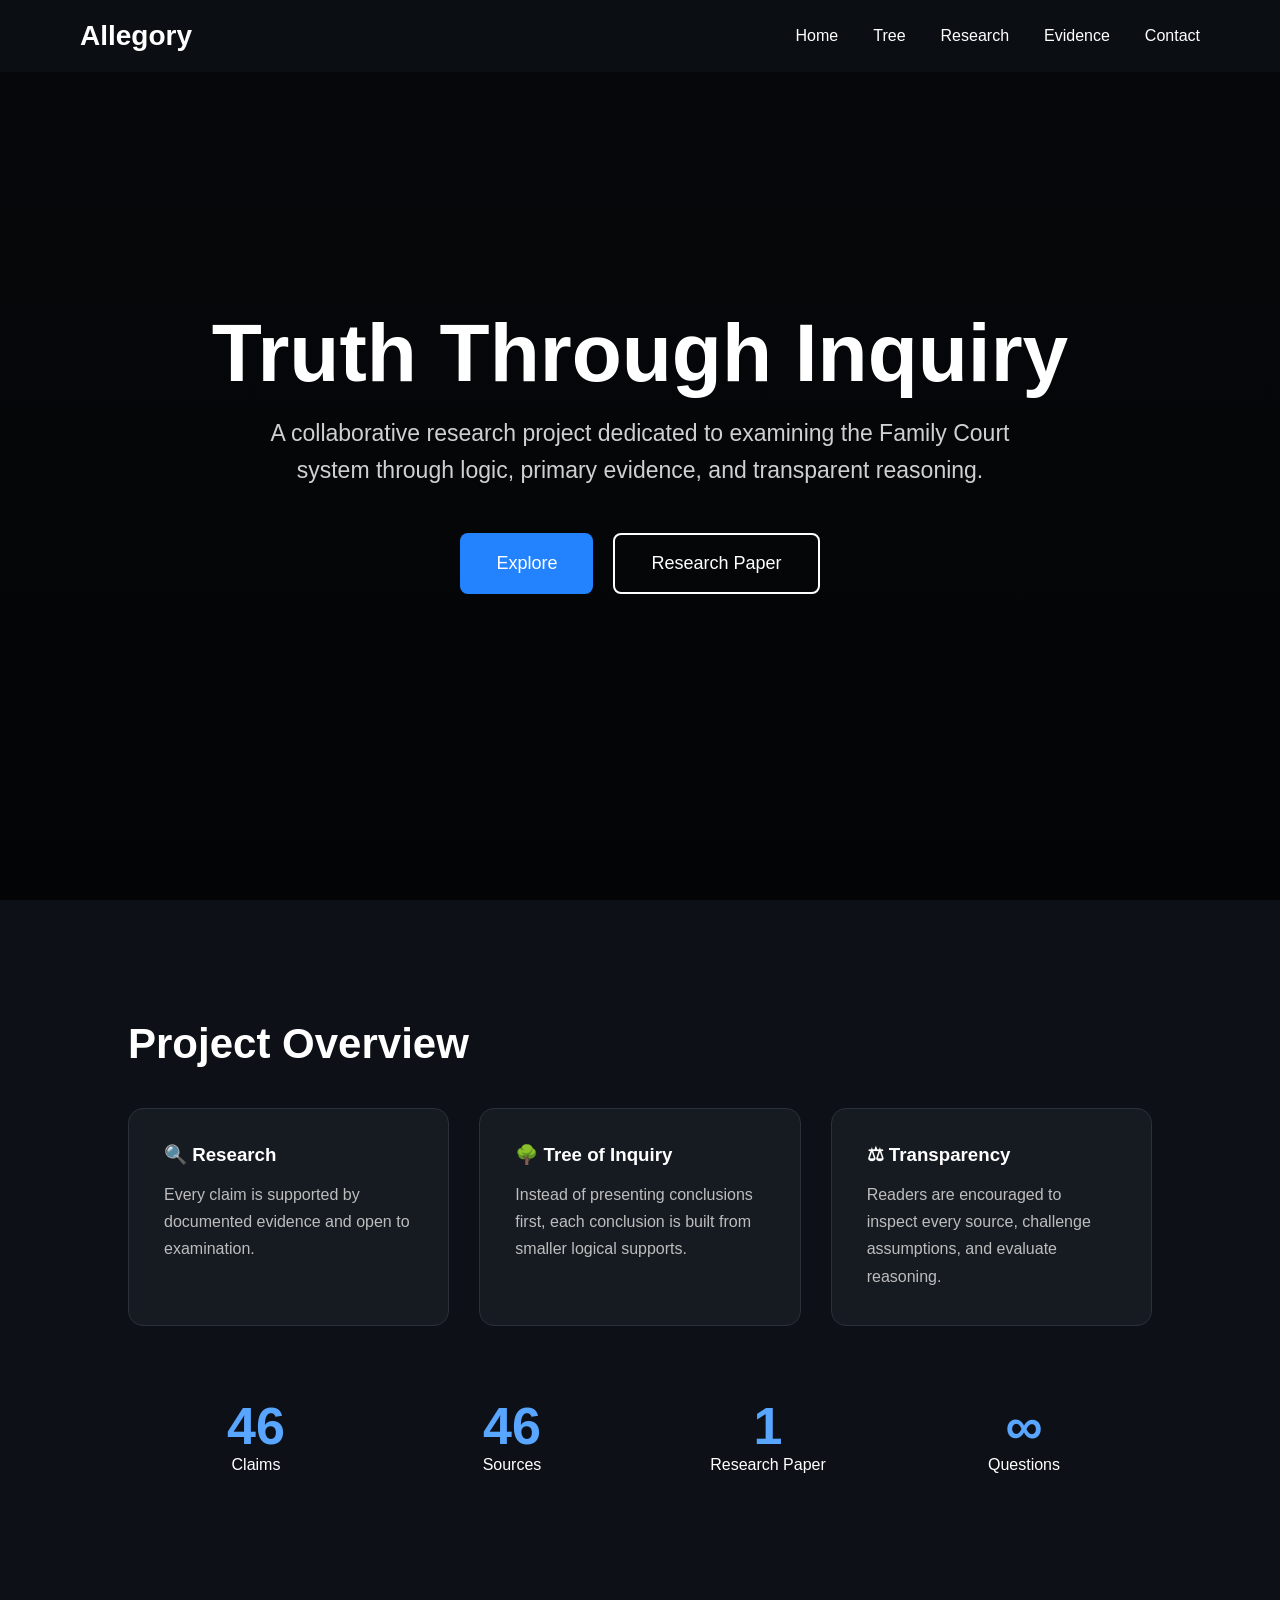
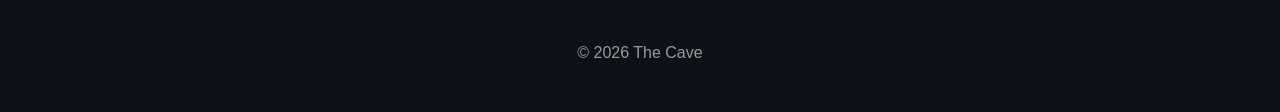
<file: index.html>
<!DOCTYPE html>
<html lang="en">
<head>

<meta charset="UTF-8">
<meta name="viewport" content="width=device-width, initial-scale=1.0">

<title>Allegory</title>

<link rel="stylesheet" href="css/style.css">

</head>

<body>

<nav>

<div class="logo">
Allegory
</div>

<ul>

<li><a href="#">Home</a></li>
<li><a href="tree.html">Tree</a></li>

<li><a href="research.html">Research</a></li>

<li><a href="#">Evidence</a></li>

<li><a href="#">Contact</a></li>

</ul>

</nav>

<section class="hero">

<h1>Truth Through Inquiry</h1>

<p>

A collaborative research project dedicated to examining the Family Court system through logic,
primary evidence, and transparent reasoning.

</p>

<div class="buttons">

<button class="primary" onclick="scrollToSection()">
Explore
</button>

<button class="secondary" onclick="alert('Coming Soon!')">
Research Paper
</button>

</div>

</section>

<section class="section" id="about">

<h2>Project Overview</h2>

<div class="cards">

<div class="card">

<h3>🔍 Research</h3>

<p>

Every claim is supported by documented evidence and open to examination.

</p>

</div>

<div class="card">

<h3>🌳 Tree of Inquiry</h3>

<p>

Instead of presenting conclusions first, each conclusion is built from smaller logical supports.

</p>

</div>

<div class="card">

<h3>⚖ Transparency</h3>

<p>

Readers are encouraged to inspect every source, challenge assumptions, and evaluate reasoning.

</p>

</div>

</div>

<div class="stats">

<div>

<div class="number" id="claims">
0
</div>

Claims

</div>

<div>

<div class="number" id="sources">
0
</div>

Sources

</div>

<div>

<div class="number">
1
</div>

Research Paper

</div>

<div>

<div class="number">
∞
</div>

Questions

</div>

</div>

</section>

<footer>

© 2026 The Cave

</footer>

<script>

function scrollToSection(){

document.getElementById("about").scrollIntoView({

behavior:"smooth"

});

}

function animate(id,target){

let element=document.getElementById(id);

let count=0;

let interval=setInterval(function(){

count++;

element.innerHTML=count;

if(count>=target)

clearInterval(interval);

},25);

}

window.onload=function(){

animate("claims",52);

animate("sources",214);

}

</script>

</body>

</html>
</file>
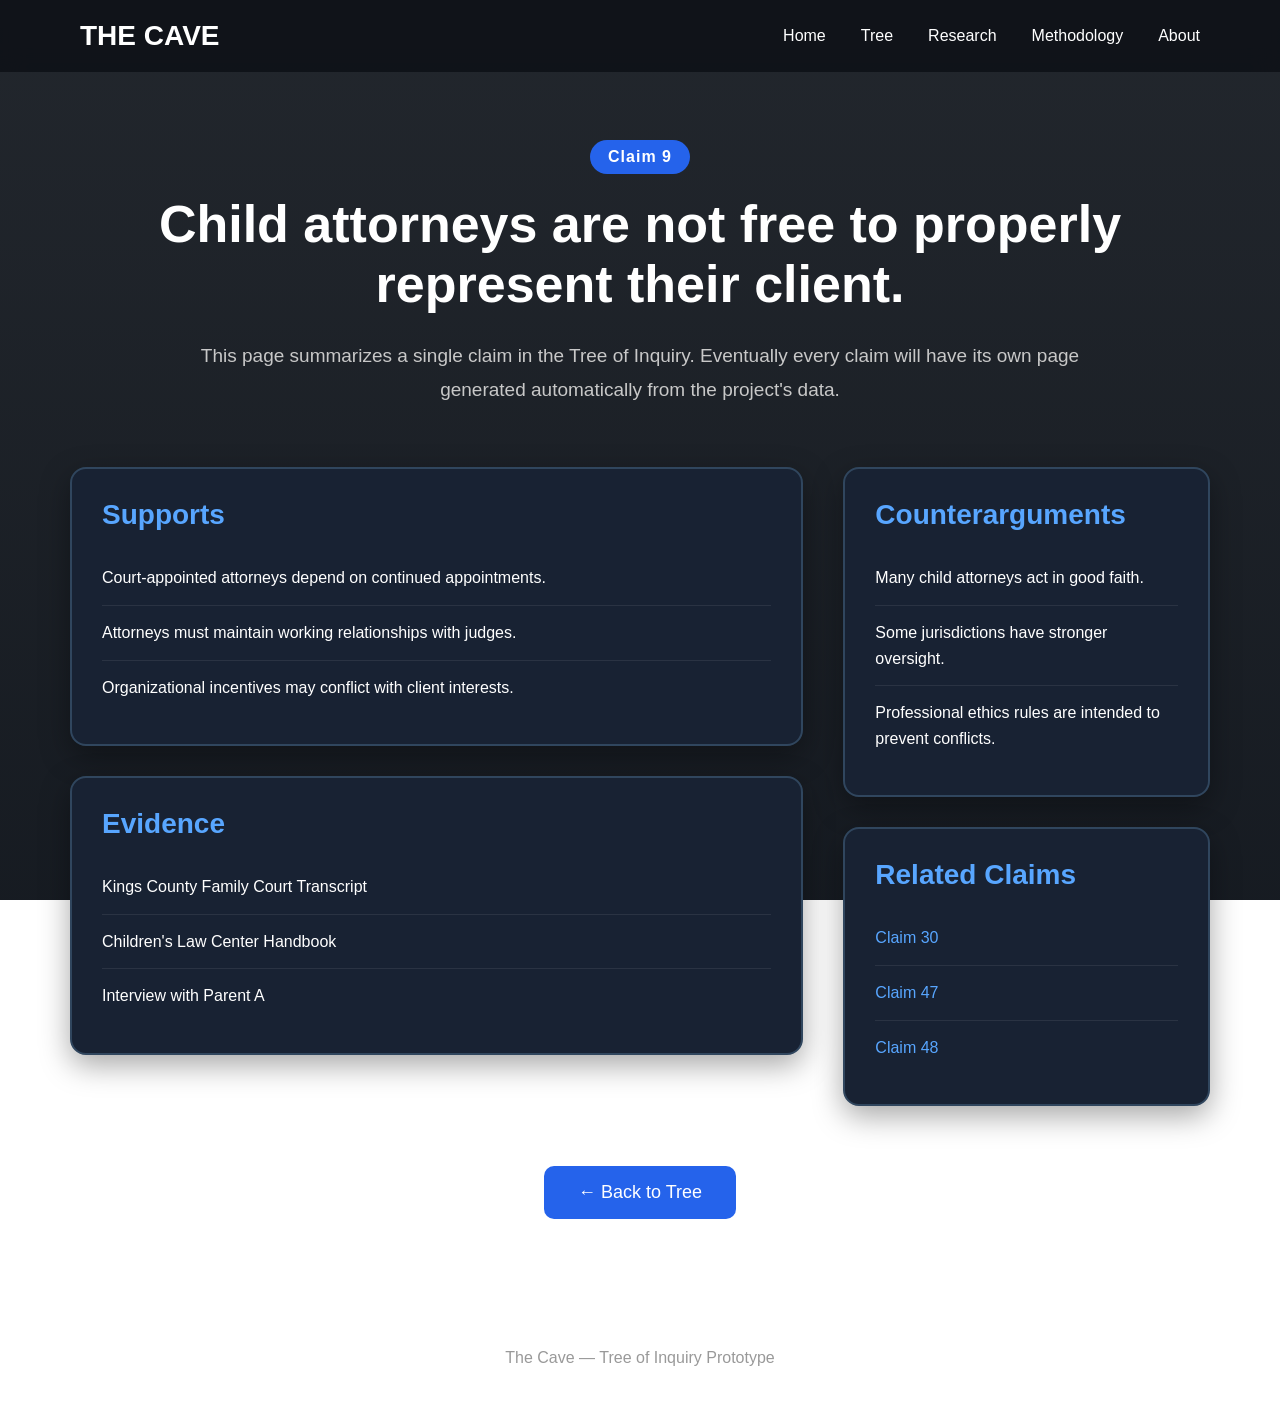
<file: claim.html>
<!DOCTYPE html>
<html lang="en">

<head>

<meta charset="UTF-8">
<meta name="viewport" content="width=device-width, initial-scale=1.0">

<title>Claim</title>

<link rel="stylesheet" href="css/style.css">
<link rel="stylesheet" href="css/claim.css">

</head>

<body>

<nav>

<div class="logo">
THE CAVE
</div>

<ul>

<li><a href="index.html">Home</a></li>
<li><a href="tree.html">Tree</a></li>
<li><a href="research.html">Research</a></li>
<li><a href="#">Methodology</a></li>
<li><a href="#">About</a></li>

</ul>

</nav>

<main>

<section class="claim-header">

<div class="claim-number" id="claimNumber">

Claim 9

</div>

<h1 id="claimTitle">

Child attorneys are not free to properly represent their client.

</h1>

<p id="claimSummary">

This page summarizes a single claim in the Tree of Inquiry.
Eventually every claim will have its own page generated
automatically from the project's data.

</p>

</section>

<section class="content-grid">

<div class="left-column">

<div class="card">

<h2>Supports</h2>

<ul id="supports">

<li>Court-appointed attorneys depend on continued appointments.</li>

<li>Attorneys must maintain working relationships with judges.</li>

<li>Organizational incentives may conflict with client interests.</li>

</ul>

</div>

<div class="card">

<h2>Evidence</h2>

<ul id="evidence">

<li>Kings County Family Court Transcript</li>

<li>Children's Law Center Handbook</li>

<li>Interview with Parent A</li>

</ul>

</div>

</div>

<div class="right-column">

<div class="card">

<h2>Counterarguments</h2>

<ul id="counterarguments">

<li>Many child attorneys act in good faith.</li>

<li>Some jurisdictions have stronger oversight.</li>

<li>Professional ethics rules are intended to prevent conflicts.</li>

</ul>

</div>

<div class="card">

<h2>Related Claims</h2>

<ul id="relatedClaims">

<li><a href="#">Claim 30</a></li>

<li><a href="#">Claim 47</a></li>

<li><a href="#">Claim 48</a></li>

</ul>

</div>

</div>

</section>

<section class="navigation">

<a class="back-button" href="tree.html">

← Back to Tree

</a>

</section>

</main>

<footer>

The Cave — Tree of Inquiry Prototype

</footer>

<script src="data/claims.js"></script>
<script src="js/claim.js"></script>

</body>

</html>
</file>
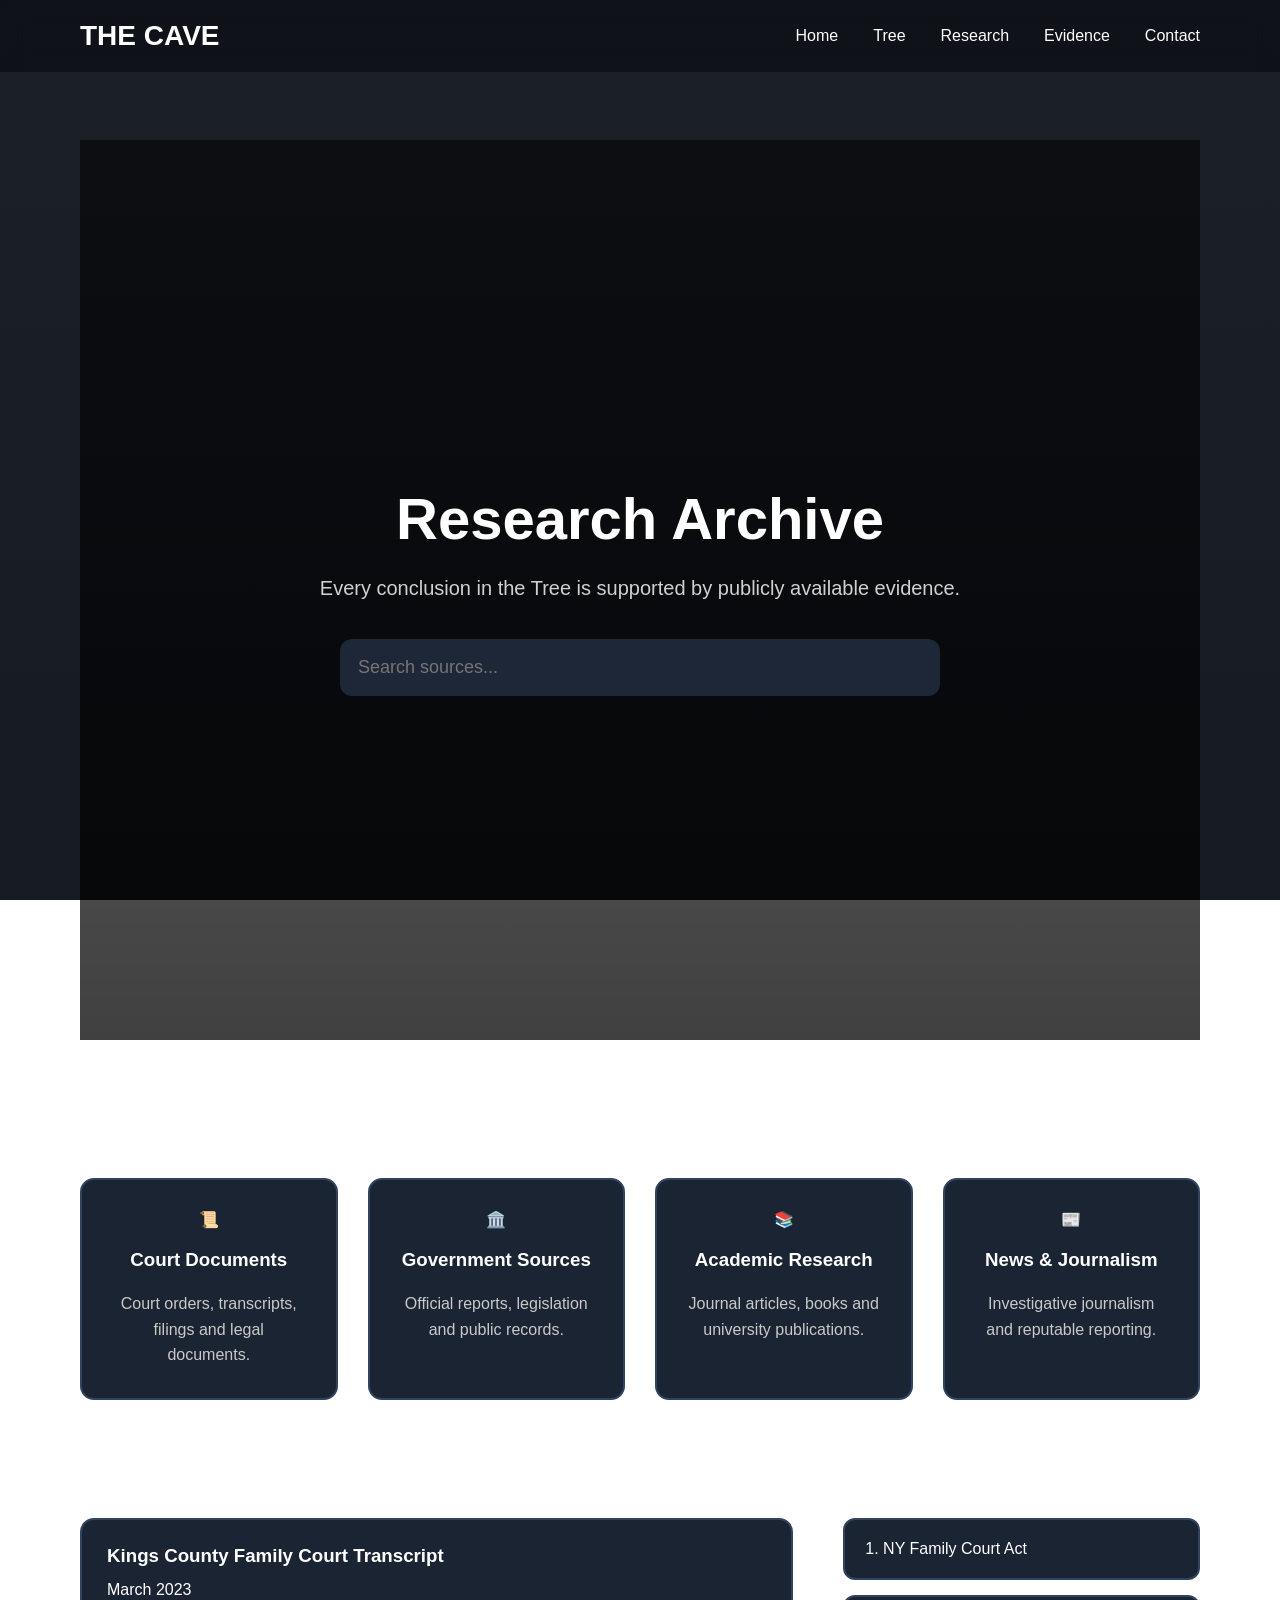
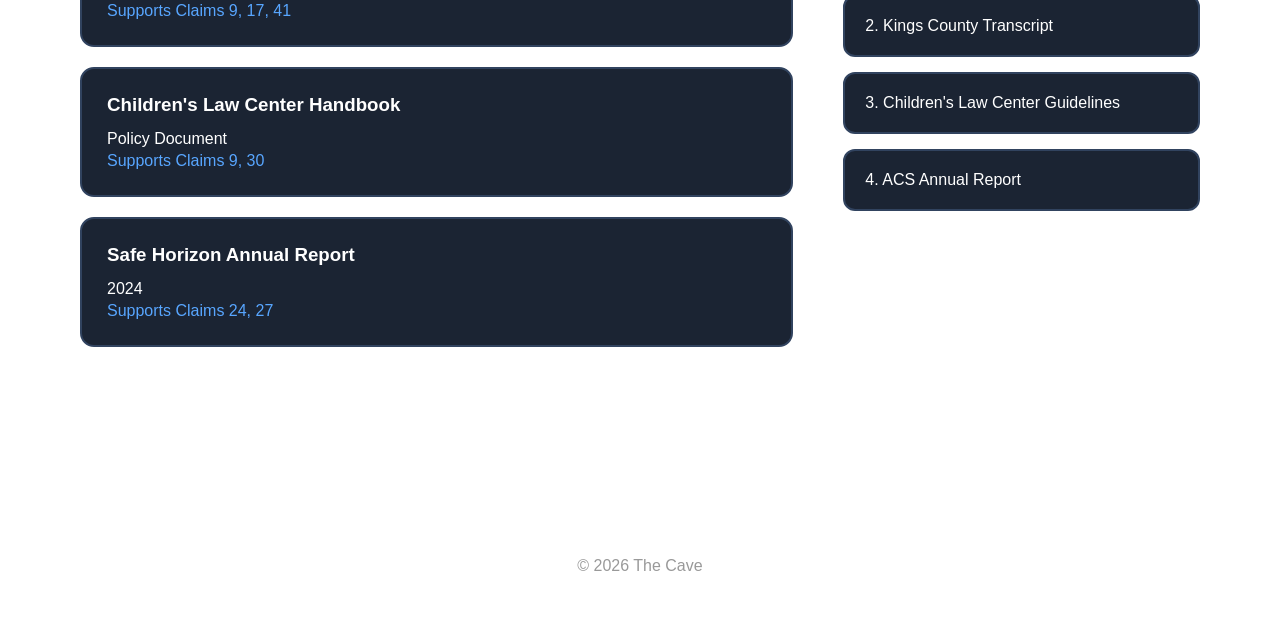
<file: research.html>
<!DOCTYPE html>
<html lang="en">

<head>
 
<meta charset="UTF-8">
<meta name="viewport" content="width=device-width, initial-scale=1.0">

<title>Research Archive</title>

<link rel="stylesheet" href="css/style.css"> 
<link rel="stylesheet" href="css/research.css">

</head>

<body>

<nav>

<div class="logo">

THE CAVE

</div>

<ul>

<li><a href="index.html">Home</a></li>

<li><a href="tree.html">Tree</a></li>

<li><a href="research.html">Research</a></li>

<li><a href="#">Evidence</a></li>

<li><a href="#">Contact</a></li>

</ul>

</nav>

<main>

<section class="hero">

<h1>Research Archive</h1>

<p>

Every conclusion in the Tree is supported by publicly
available evidence.

</p>

<input
type="text"
placeholder="Search sources...">

</section>

<section class="categories">

<h2>Browse by Category</h2>

<div class="grid">

<div class="category">

📜

<h3>Court Documents</h3>

<p>Court orders, transcripts, filings and legal documents.</p>

</div>

<div class="category">

🏛️

<h3>Government Sources</h3>

<p>Official reports, legislation and public records.</p>

</div>

<div class="category">

📚

<h3>Academic Research</h3>

<p>Journal articles, books and university publications.</p>

</div>

<div class="category">

📰

<h3>News & Journalism</h3>

<p>Investigative journalism and reputable reporting.</p>

</div>

</div>

</section>

<section class="sources">

<div class="left">

<h2>Newest Sources</h2>

<div class="source">

<h3>Kings County Family Court Transcript</h3>

<p>March 2023</p>

<span>Supports Claims 9, 17, 41</span>

</div>

<div class="source">

<h3>Children's Law Center Handbook</h3>

<p>Policy Document</p>

<span>Supports Claims 9, 30</span>

</div>

<div class="source">

<h3>Safe Horizon Annual Report</h3>

<p>2024</p>

<span>Supports Claims 24, 27</span>

</div>

</div>

<div class="right">

<h2>Most Referenced</h2>

<div class="popular">

1. NY Family Court Act

</div>

<div class="popular">

2. Kings County Transcript

</div>

<div class="popular">

3. Children's Law Center Guidelines

</div>

<div class="popular">

4. ACS Annual Report

</div>

</div>

</section>

</main>

<footer>

© 2026 The Cave

</footer>

</body>

</html>
</file>
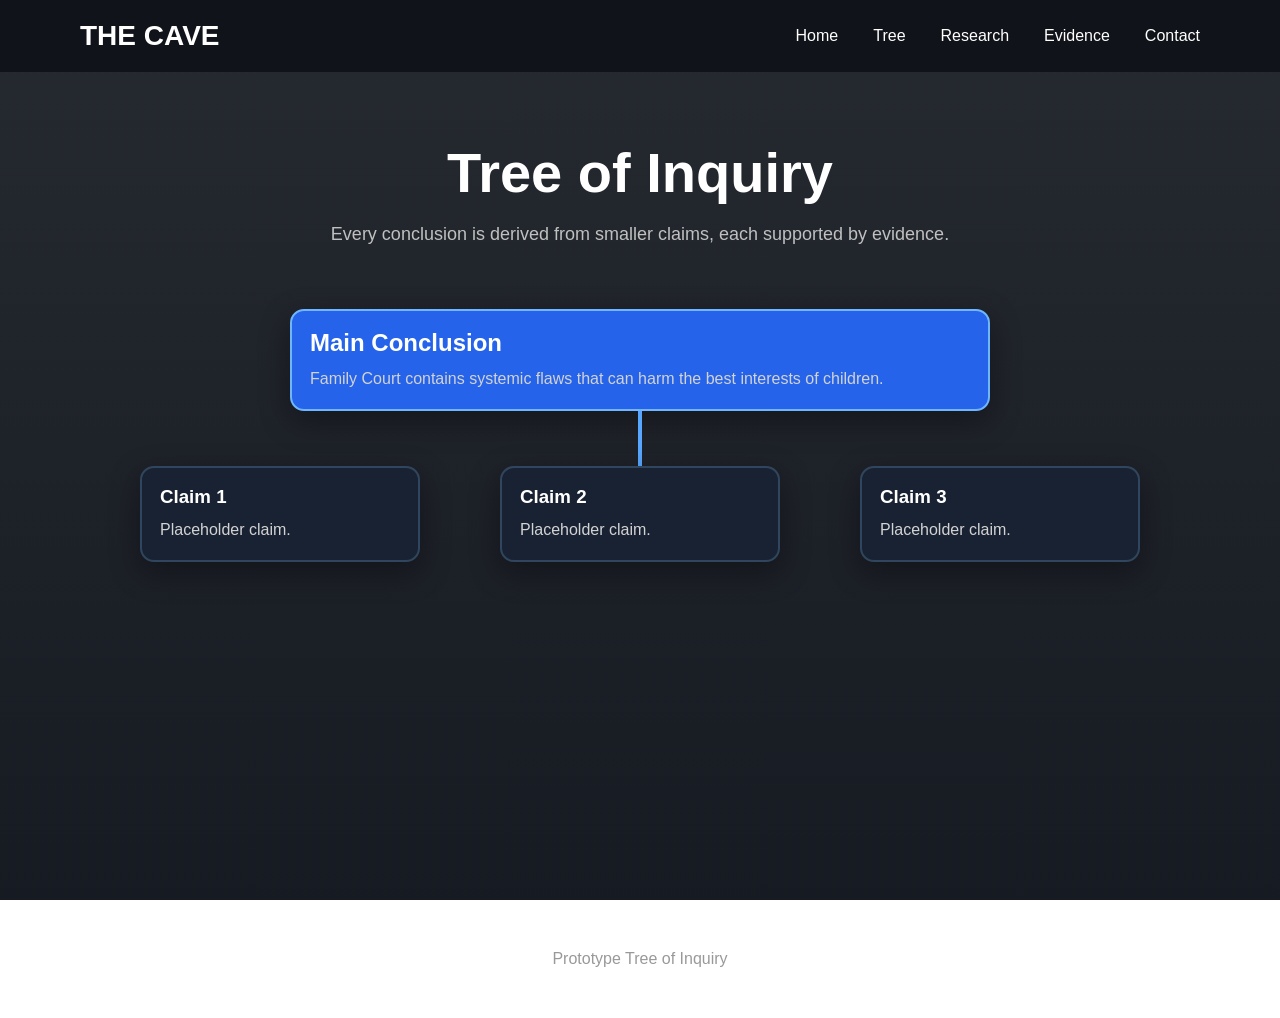
<file: tree.html>
<!DOCTYPE html>
<html lang="en">

<head>

<meta charset="UTF-8">
<meta name="viewport" content="width=device-width, initial-scale=1.0">

<title>Tree of Inquiry</title>

<link rel="stylesheet" href="css/style.css">
<link rel="stylesheet" href="css/tree.css"> 

</head>

<body>

<nav>

<div class="logo">
THE CAVE
</div>

<ul>

<li><a href="index.html">Home</a></li>
<li><a href="tree.html">Tree</a></li> 
<li><a href="research.html">Research</a></li>
<li><a href="#">Evidence</a></li>
<li><a href="#">Contact</a></li>

</ul>

</nav>

<main>

<h1>Tree of Inquiry</h1>

<p class="subtitle">
Every conclusion is derived from smaller claims, each supported by evidence.
</p>

<div class="tree" id="tree"></div>

</main>

<footer>

Prototype Tree of Inquiry

</footer>
  
<script src="data/claims.js"></script>
<script src="js/tree.js"></script>

</body>

</html>
</file>
<file: css/style.css>
*{
    margin:0;
    padding:0;
    box-sizing:border-box;
}

body{
    background:#0d1117;
    color:white;
    font-family:Segoe UI, Arial, sans-serif;
}

/* ---------- Navigation ---------- */

nav{
    position:fixed;
    width:100%;
    top:0;
    left:0;
    padding:20px 80px;
    background:rgba(13,17,23,.85);
    backdrop-filter:blur(12px);
    display:flex;
    justify-content:space-between;
    align-items:center;
    z-index:100;
}

.logo{
    font-size:28px;
    font-weight:bold;
}

nav ul{
    list-style:none;
    display:flex;
    gap:35px;
}

nav a{
    color:white;
    text-decoration:none;
    transition:.3s;
}

nav a:hover{
    color:#58a6ff;
}

/* ---------- Shared Buttons ---------- */

button{

    padding:18px 36px;

    border:none;

    border-radius:8px;

    font-size:18px;

    cursor:pointer;

    transition:.25s;

}

.primary{

    background:#2383ff;

    color:white;

}

.primary:hover{

    background:#0d66d0;

}

.secondary{

    background:transparent;

    border:2px solid white;

    color:white;

}

.secondary:hover{

    background:white;

    color:black;

}

/* ---------- Footer ---------- */

footer{

    text-align:center;

    padding:50px;

    color:#999;

}

/* ---------- Hero Section ---------- */

.hero{

    height:100vh;

    display:flex;
    flex-direction:column;

    justify-content:center;
    align-items:center;

    text-align:center;

    background:
    linear-gradient(rgba(0,0,0,.55),rgba(0,0,0,.75)),
    url("https://images.unsplash.com/photo-1500530855697-b586d89ba3ee?auto=format&fit=crop&w=1600&q=80");

    background-size:cover;
    background-position:center;

}

.hero h1{

    font-size:82px;

    margin-bottom:15px;

}

.hero p{

    max-width:800px;

    font-size:23px;

    color:#d0d0d0;

    line-height:1.6;

}

/* ---------- Homepage Buttons ---------- */

.buttons{

    margin-top:45px;

    display:flex;

    gap:20px;

}

/* ---------- Sections ---------- */

.section{

    padding:120px 10%;

}

.section h2{

    font-size:42px;

    margin-bottom:40px;

}

/* ---------- Cards ---------- */

.cards{

    display:grid;

    grid-template-columns:repeat(auto-fit,minmax(280px,1fr));

    gap:30px;

}

.card{

    background:#161b22;

    padding:35px;

    border-radius:15px;

    transition:.25s;

    border:1px solid #2b313a;

}

.card:hover{

    transform:translateY(-8px);

    border-color:#58a6ff;

}

.card h3{

    margin-bottom:15px;

}

.card p{

    color:#bdbdbd;

    line-height:1.7;

}

/* ---------- Statistics ---------- */

.stats{

    margin-top:70px;

    display:grid;

    grid-template-columns:repeat(4,1fr);

    text-align:center;

}

.number{

    font-size:52px;

    color:#58a6ff;

    font-weight:bold;

}

/* ---------- Shared Typography ---------- */

h1{
    font-size:56px;
    margin-bottom:15px;
}

h2{
    margin-bottom:10px;
}

h3{
    margin-bottom:10px;
}

p{
    line-height:1.6;
}

main{
    min-height:100vh;
}
</file>
<file: css/claim.css>
body{

    background:
    linear-gradient(rgba(10,15,22,.90),rgba(10,15,22,.95)),
    url("https://images.unsplash.com/photo-1528747045269-390fe33c19d3?auto=format&fit=crop&w=1800&q=80");

    background-size:cover;
    background-position:center;
    background-attachment:fixed;

}

main{

    max-width:1400px;

    margin:auto;

    padding:140px 70px 80px;

}

.claim-header{

    text-align:center;

    margin-bottom:60px;

}

.claim-number{

    display:inline-block;

    padding:8px 18px;

    border-radius:30px;

    background:#2563eb;

    color:white;

    font-weight:bold;

    margin-bottom:20px;

    letter-spacing:1px;

}

.claim-header h1{

    font-size:52px;

    margin-bottom:25px;

}

.claim-header p{

    max-width:900px;

    margin:auto;

    color:#c8c8c8;

    line-height:1.8;

    font-size:19px;

}

.content-grid{

    display:grid;

    grid-template-columns:2fr 1fr;

    gap:40px;

}

.left-column,
.right-column{

    display:flex;

    flex-direction:column;

    gap:30px;

}

.card{

    background:#182233;

    border:2px solid #30465e;

    border-radius:16px;

    padding:30px;

    box-shadow:0 10px 30px rgba(0,0,0,.35);

    transition:.25s;

}

.card:hover{

    transform:translateY(-6px);

    border-color:#58a6ff;

}

.card h2{

    margin-bottom:20px;

    color:#58a6ff;

    font-size:28px;

}

.card ul{

    list-style:none;

}

.card li{

    padding:14px 0;

    border-bottom:1px solid rgba(255,255,255,.08);

    line-height:1.6;

}

.card li:last-child{

    border-bottom:none;

}

.card a{

    color:#58a6ff;

    text-decoration:none;

    transition:.2s;

}

.card a:hover{

    color:white;

}

.navigation{

    display:flex;

    justify-content:center;

    margin-top:60px;

}

.back-button{

    display:inline-block;

    padding:16px 34px;

    border-radius:10px;

    background:#2563eb;

    color:white;

    text-decoration:none;

    font-size:18px;

    transition:.25s;

}

.back-button:hover{

    background:#1d4ed8;

    transform:translateY(-3px);

}

@media(max-width:1000px){

    .content-grid{

        grid-template-columns:1fr;

    }

}

@media(max-width:700px){

    main{

        padding:120px 25px 50px;

    }

    .claim-header h1{

        font-size:36px;

    }

    .card{

        padding:22px;

    }

}
</file>
<file: css/research.css>
body{
 
    background:
    linear-gradient(rgba(10,15,22,.93),rgba(10,15,22,.95)),
    url("https://images.unsplash.com/photo-1521587760476-6c12a4b040da?auto=format&fit=crop&w=1800&q=80");

    background-size:cover;
    background-position:center;
    background-attachment:fixed;

}

main{

    padding:140px 80px;

    max-width:1400px;

    margin:auto;

}

.hero{

    text-align:center;

    margin-bottom:80px;

}

.hero h1{

    font-size:58px;

    margin-bottom:20px;

}

.hero p{

    color:#d0d0d0;

    font-size:20px;

    margin-bottom:35px;

}

.hero input{

    width:600px;

    max-width:90%;

    padding:18px;

    border-radius:12px;

    border:none;

    background:#1d2737;

    color:white;

    font-size:18px;

}

.categories{

    margin-bottom:80px;

}

.categories h2{

    margin-bottom:30px;

}

.grid{

    display:grid;

    grid-template-columns:repeat(auto-fit,minmax(250px,1fr));

    gap:30px;

}

.category{

    background:#1b2433;

    border:2px solid #31435f;

    border-radius:14px;

    padding:30px;

    text-align:center;

    transition:.25s;

}

.category:hover{

    transform:translateY(-8px);

    border-color:#58a6ff;

}

.category h3{

    margin:20px 0;

}

.category p{

    color:#c9c9c9;

}

.sources{

    display:grid;

    grid-template-columns:2fr 1fr;

    gap:50px;

}

.source{

    background:#1b2433;

    border-radius:14px;

    border:2px solid #31435f;

    padding:25px;

    margin-bottom:20px;

    transition:.25s;

}

.source:hover{

    transform:translateY(-6px);

    border-color:#58a6ff;

}

.source span{

    color:#58a6ff;

}

.popular{

    background:#1b2433;

    border-radius:12px;

    padding:20px;

    margin-bottom:15px;

    border:2px solid #31435f;

}
</file>
<file: css/tree.css>
body{

    background:
    linear-gradient(rgba(8,12,20,.88),rgba(8,12,20,.94)),
    url("https://images.unsplash.com/photo-1507842217343-583bb7270b66?auto=format&fit=crop&w=1800&q=80");

    background-size:cover;
    background-position:center;
    background-attachment:fixed;

}

main{

    padding:140px 70px 70px;

}

h1{

    text-align:center;

}

.subtitle{

    text-align:center;

    color:#c0c0c0;

    margin-bottom:60px;

    font-size:18px;

}

.tree{

    display:flex;

    flex-direction:column;

    align-items:center;

    margin-top:50px;

}

.claims-row{

    display:flex;

    justify-content:center;

    align-items:flex-start;

    gap:80px;

    flex-wrap:wrap;

}

.claim-group{

    display:flex;

    flex-direction:column;

    align-items:center;

    gap:15px;

}

.node{

    background:#182233;

    padding:18px;

    border-radius:14px;

    border:2px solid #30465e;

    transition:.25s;

    cursor:pointer;

    box-shadow:0 10px 30px rgba(0,0,0,.35);

}

.node:hover{

    transform:translateY(-6px);

    border-color:#58a6ff;

}

.node h2,
.node h3{

    margin-bottom:10px;

}

.node p{

    color:#d3d3d3;

    line-height:1.5;

}

.conclusion{

    width:700px;

    background:#2563eb;

    border:2px solid #6fb6ff;

}

.claim{

    width:280px;

}

.support{

    width:220px;

    text-align:center;

    background:#202c3f;

}

.vertical-line{

    width:4px;

    height:55px;

    background:#58a6ff;

}

.small{

    height:35px;

}

.claim{

    user-select:none;

}

.claim h3{

    display:flex;

    justify-content:space-between;

    align-items:center;

}
</file>
